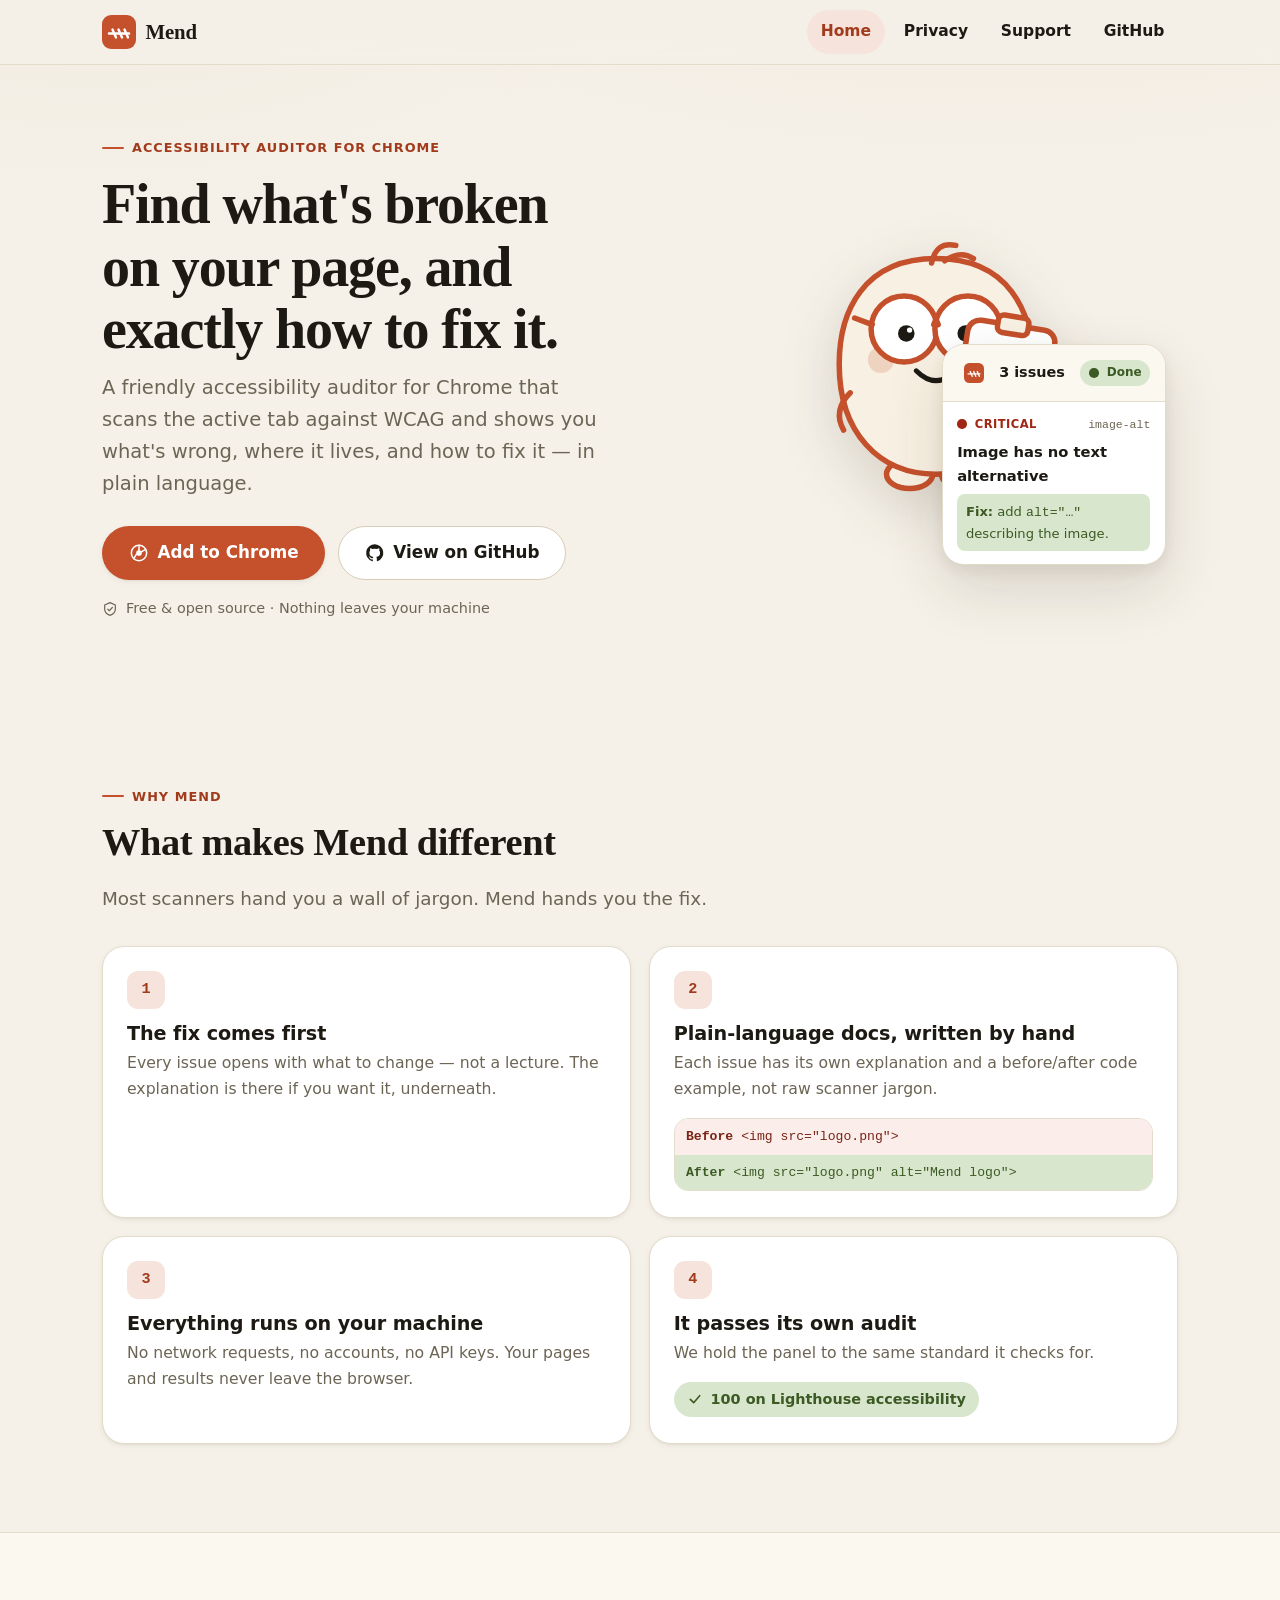
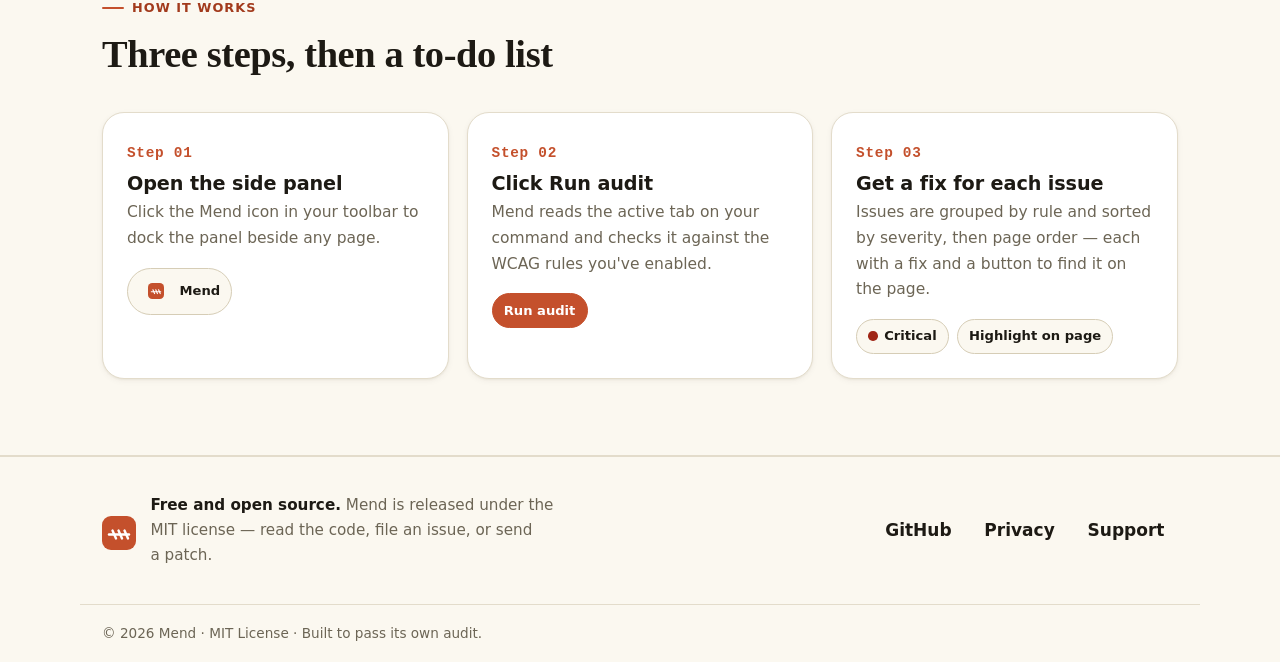
<file: index.html>
<!doctype html>
<html lang="en">
<head>
  <meta charset="utf-8">
  <meta name="viewport" content="width=device-width, initial-scale=1">
  <title>Mend — find what's broken on your page, and how to fix it</title>
  <meta name="description" content="Mend is a free, open-source Chrome extension that audits the page you're viewing against WCAG and shows you what's wrong, where it lives, and how to fix it — all on your machine.">
  <meta name="color-scheme" content="light">
  <link rel="icon" href="favicon.svg" type="image/svg+xml">
  <link rel="stylesheet" href="styles.css">
</head>
<body>
  <a class="skip-link" href="#main">Skip to main content</a>

  <header class="site-header">
    <div class="wrap site-header__inner">
      <a class="brand" href="index.html" aria-label="Mend — home">
        <span class="brand__mark" aria-hidden="true">
          <svg width="34" height="34" viewBox="0 0 34 34" fill="none">
            <rect width="34" height="34" rx="9" fill="#c4502c"/>
            <path d="M7 18.5 H27" stroke="#fff" stroke-width="2.4" stroke-linecap="round"/>
            <g stroke="#fff" stroke-width="2.4" stroke-linecap="round">
              <path d="M10.5 14.5 l3.5 8"/>
              <path d="M16.5 14.5 l3.5 8"/>
              <path d="M22.5 14.5 l3.5 8"/>
            </g>
          </svg>
        </span>
        <span>Mend</span>
      </a>
      <nav class="site-nav" aria-label="Primary">
        <a href="index.html" aria-current="page">Home</a>
        <a href="privacy.html">Privacy</a>
        <a href="support.html">Support</a>
        <a href="https://github.com/jpreecedev/mend-a11y">GitHub</a>
      </nav>
    </div>
  </header>

  <main id="main">

    <!-- HERO -->
    <section class="hero" aria-labelledby="hero-h">
      <div class="wrap hero__grid">
        <div class="hero__copy">
          <p class="eyebrow">Accessibility auditor for Chrome</p>
          <h1 id="hero-h">Find what's broken on your page, and exactly how to fix it.</h1>
          <p class="hero__sub">A friendly accessibility auditor for Chrome that scans the active tab against WCAG and shows you what's wrong, where it lives, and how to fix it — in plain language.</p>
          <div class="hero__cta">
            <a class="btn btn--primary btn--lg" href="https://chromewebstore.google.com/detail/mend-accessibility-audit/iihcbcolbnbbccohpcendeneofimpcmo">
              <svg width="20" height="20" viewBox="0 0 24 24" fill="none" aria-hidden="true">
                <circle cx="12" cy="12" r="9.2" stroke="#fff" stroke-width="1.8"/>
                <circle cx="12" cy="12" r="3.4" fill="#fff"/>
                <path d="M12 2.8 v6.2 M20 7.6 l-5.2 3 M5.6 19 l3.4-5.6" stroke="#fff" stroke-width="1.8" stroke-linecap="round"/>
              </svg>
              Add to Chrome
            </a>
            <a class="btn btn--ghost btn--lg" href="https://github.com/jpreecedev/mend-a11y">
              <svg width="20" height="20" viewBox="0 0 24 24" fill="currentColor" aria-hidden="true">
                <path d="M12 1.5A10.5 10.5 0 0 0 8.7 22c.5.1.7-.2.7-.5v-1.8c-2.9.6-3.5-1.4-3.5-1.4-.5-1.2-1.1-1.5-1.1-1.5-.9-.6.1-.6.1-.6 1 .1 1.5 1 1.5 1 .9 1.6 2.4 1.1 3 .9.1-.7.4-1.1.6-1.4-2.3-.3-4.7-1.1-4.7-5a4 4 0 0 1 1-2.7c-.1-.3-.5-1.4.1-2.8 0 0 .9-.3 2.8 1a9.6 9.6 0 0 1 5 0c1.9-1.3 2.8-1 2.8-1 .6 1.4.2 2.5.1 2.8a4 4 0 0 1 1 2.7c0 3.9-2.3 4.7-4.6 5 .4.3.7.9.7 1.9v2.8c0 .3.2.6.7.5A10.5 10.5 0 0 0 12 1.5Z"/>
              </svg>
              View on GitHub
            </a>
          </div>
          <p class="hero__note">
            <svg width="16" height="16" viewBox="0 0 24 24" fill="none" aria-hidden="true">
              <path d="M12 2.5 4 6v6c0 5 3.4 8 8 9.5 4.6-1.5 8-4.5 8-9.5V6l-8-3.5Z" stroke="#6c6555" stroke-width="1.8" stroke-linejoin="round"/>
              <path d="M8.6 12.2 11 14.6 15.6 9.6" stroke="#6c6555" stroke-width="1.8" stroke-linecap="round" stroke-linejoin="round"/>
            </svg>
            Free &amp; open source · Nothing leaves your machine
          </p>
        </div>

        <div class="hero__art">
          <div class="hero__art-inner">
            <svg class="pip hero__pip" viewBox="0 0 260 280" role="img" aria-labelledby="pipT pipD">
              <title id="pipT">Pip, the Mend inspector</title>
              <desc id="pipD">A small round character with big round glasses, holding a clipboard with a checklist.</desc>
              <g fill="#f8f1e3" stroke="#c4502c" stroke-width="5" stroke-linejoin="round">
                <ellipse cx="106" cy="252" rx="21" ry="13"/>
                <ellipse cx="156" cy="252" rx="21" ry="13"/>
              </g>
              <path d="M130 56 C 196 56 218 104 218 152 C 218 214 182 252 130 252 C 78 252 42 214 42 152 C 42 104 64 56 130 56 Z" fill="#f8f1e3" stroke="#c4502c" stroke-width="5" stroke-linejoin="round"/>
              <g fill="none" stroke="#c4502c" stroke-width="5" stroke-linecap="round">
                <path d="M126 60 q 4 -20 22 -16"/>
                <path d="M138 58 q 14 -10 26 -2"/>
              </g>
              <g fill="#c4502c" opacity=".18">
                <circle cx="80" cy="148" r="12"/>
                <circle cx="180" cy="148" r="12"/>
              </g>
              <g fill="#ffffff" stroke="#c4502c" stroke-width="5" stroke-linecap="round" stroke-linejoin="round">
                <circle cx="101" cy="120" r="30"/>
                <circle cx="159" cy="120" r="30"/>
              </g>
              <g fill="none" stroke="#c4502c" stroke-width="5" stroke-linecap="round">
                <path d="M128 116 q 2 -7 4 0"/>
                <path d="M72 116 L 56 110"/>
                <path d="M188 116 L 204 110"/>
              </g>
              <g fill="#1d1a14">
                <circle cx="103" cy="124" r="7.5"/>
                <circle cx="157" cy="124" r="7.5"/>
              </g>
              <g fill="#ffffff">
                <circle cx="106" cy="121" r="2.4"/>
                <circle cx="160" cy="121" r="2.4"/>
              </g>
              <path d="M112 158 q 18 18 36 0" fill="none" stroke="#1d1a14" stroke-width="4.5" stroke-linecap="round"/>
              <path d="M52 178 q -16 16 -6 34" fill="none" stroke="#c4502c" stroke-width="5" stroke-linecap="round"/>
              <g transform="rotate(9 192 168)">
                <rect x="152" y="116" width="80" height="104" rx="11" fill="#ffffff" stroke="#c4502c" stroke-width="5"/>
                <rect x="178" y="108" width="28" height="16" rx="5" fill="#f8f1e3" stroke="#c4502c" stroke-width="5"/>
                <g stroke-linecap="round" stroke-linejoin="round" fill="none">
                  <path d="M163 146 l 6 6 l 11 -13" stroke="#c4502c" stroke-width="4"/>
                  <path d="M163 172 l 6 6 l 11 -13" stroke="#c4502c" stroke-width="4"/>
                  <path d="M163 198 l 6 6 l 11 -13" stroke="#c4502c" stroke-width="4"/>
                </g>
                <g stroke="#d6cdb6" stroke-width="5" stroke-linecap="round">
                  <path d="M188 148 L 218 148"/>
                  <path d="M188 174 L 218 174"/>
                  <path d="M188 200 L 214 200"/>
                </g>
              </g>
            </svg>

            <div class="panel-mock panel-mock--float" role="img" aria-label="Example of the Mend side panel: a critical image-alt issue, showing the fix first.">
              <div class="panel-mock__bar">
                <span class="brand__mark" aria-hidden="true">
                  <svg width="20" height="20" viewBox="0 0 34 34" fill="none">
                    <rect width="34" height="34" rx="9" fill="#c4502c"/>
                    <path d="M7 18.5 H27" stroke="#fff" stroke-width="2.4" stroke-linecap="round"/>
                    <g stroke="#fff" stroke-width="2.4" stroke-linecap="round"><path d="M10.5 14.5 l3.5 8"/><path d="M16.5 14.5 l3.5 8"/><path d="M22.5 14.5 l3.5 8"/></g>
                  </svg>
                </span>
                <span>3 issues</span>
                <span class="pass-pill"><span class="dot" style="background:#3c5a23"></span>Done</span>
              </div>
              <div class="panel-issue">
                <div class="panel-issue__top">
                  <span class="dot dot--critical" aria-hidden="true"></span>
                  <span class="panel-issue__sev panel-issue__sev--critical">Critical</span>
                  <span class="panel-issue__rule">image-alt</span>
                </div>
                <p class="panel-issue__title">Image has no text alternative</p>
                <p class="panel-issue__fix"><b>Fix:</b> add <code>alt="…"</code> describing the image.</p>
              </div>
            </div>
          </div>
        </div>
      </div>
    </section>

    <!-- DIFFERENTIATORS -->
    <section class="section" aria-labelledby="diff-h">
      <div class="wrap">
        <p class="eyebrow">Why Mend</p>
        <h2 id="diff-h">What makes Mend different</h2>
        <p class="lede">Most scanners hand you a wall of jargon. Mend hands you the fix.</p>

        <div class="feature-grid" style="margin-top:2rem">
          <div class="feature">
            <span class="feature__num" aria-hidden="true">1</span>
            <h3>The fix comes first</h3>
            <p>Every issue opens with what to change — not a lecture. The explanation is there if you want it, underneath.</p>
          </div>
          <div class="feature">
            <span class="feature__num" aria-hidden="true">2</span>
            <h3>Plain-language docs, written by hand</h3>
            <p>Each issue has its own explanation and a before/after code example, not raw scanner jargon.</p>
            <div class="codeflip" aria-hidden="true">
              <div class="codeflip__row codeflip__row--before"><span class="codeflip__tag">Before</span><span>&lt;img src="logo.png"&gt;</span></div>
              <div class="codeflip__row codeflip__row--after"><span class="codeflip__tag">After</span><span>&lt;img src="logo.png" alt="Mend logo"&gt;</span></div>
            </div>
          </div>
          <div class="feature">
            <span class="feature__num" aria-hidden="true">3</span>
            <h3>Everything runs on your machine</h3>
            <p>No network requests, no accounts, no API keys. Your pages and results never leave the browser.</p>
          </div>
          <div class="feature">
            <span class="feature__num" aria-hidden="true">4</span>
            <h3>It passes its own audit</h3>
            <p>We hold the panel to the same standard it checks for.</p>
            <div class="feature__extra">
              <span class="pass-pill">
                <svg width="16" height="16" viewBox="0 0 24 24" fill="none" aria-hidden="true">
                  <path d="M5 12.5 10 17.5 19 7" stroke="#3c5a23" stroke-width="2.4" stroke-linecap="round" stroke-linejoin="round"/>
                </svg>
                100 on Lighthouse accessibility
              </span>
            </div>
          </div>
        </div>
      </div>
    </section>

    <!-- HOW IT WORKS -->
    <section class="section section--tight" aria-labelledby="how-h" style="background:var(--surface);border-block:1px solid var(--border)">
      <div class="wrap">
        <p class="eyebrow">How it works</p>
        <h2 id="how-h">Three steps, then a to-do list</h2>

        <ol class="steps" style="margin-top:2rem;list-style:none;padding:0">
          <li class="step">
            <span class="step__n">Step 01</span>
            <h3>Open the side panel</h3>
            <p>Click the Mend icon in your toolbar to dock the panel beside any page.</p>
            <div class="step__demo">
              <span class="mini-btn" aria-hidden="true">
                <span class="brand__mark"><svg width="16" height="16" viewBox="0 0 34 34"><rect width="34" height="34" rx="9" fill="#c4502c"/><path d="M7 18.5 H27" stroke="#fff" stroke-width="2.4" stroke-linecap="round"/><g stroke="#fff" stroke-width="2.4" stroke-linecap="round"><path d="M10.5 14.5 l3.5 8"/><path d="M16.5 14.5 l3.5 8"/><path d="M22.5 14.5 l3.5 8"/></g></svg></span>
                Mend
              </span>
            </div>
          </li>
          <li class="step">
            <span class="step__n">Step 02</span>
            <h3>Click Run audit</h3>
            <p>Mend reads the active tab on your command and checks it against the WCAG rules you've enabled.</p>
            <div class="step__demo">
              <span class="mini-btn mini-btn--accent" aria-hidden="true">Run audit</span>
            </div>
          </li>
          <li class="step">
            <span class="step__n">Step 03</span>
            <h3>Get a fix for each issue</h3>
            <p>Issues are grouped by rule and sorted by severity, then page order — each with a fix and a button to find it on the page.</p>
            <div class="step__demo">
              <span class="mini-btn" aria-hidden="true"><span class="dot dot--critical"></span>Critical</span>
              <span class="mini-btn" aria-hidden="true">Highlight on page</span>
            </div>
          </li>
        </ol>
      </div>
    </section>

  </main>

  <footer class="site-footer">
    <div class="wrap site-footer__band">
      <div class="site-footer__lead">
        <span class="brand__mark" aria-hidden="true">
          <svg width="40" height="40" viewBox="0 0 34 34" fill="none">
            <rect width="34" height="34" rx="9" fill="#c4502c"/>
            <path d="M7 18.5 H27" stroke="#fff" stroke-width="2.4" stroke-linecap="round"/>
            <g stroke="#fff" stroke-width="2.4" stroke-linecap="round"><path d="M10.5 14.5 l3.5 8"/><path d="M16.5 14.5 l3.5 8"/><path d="M22.5 14.5 l3.5 8"/></g>
          </svg>
        </span>
        <p><strong>Free and open source.</strong> Mend is released under the MIT license — read the code, file an issue, or send a patch.</p>
      </div>
      <nav class="footer-links" aria-label="Footer">
        <a href="https://github.com/jpreecedev/mend-a11y">GitHub</a>
        <a href="privacy.html">Privacy</a>
        <a href="support.html">Support</a>
      </nav>
    </div>
    <div class="wrap site-footer__fine">
      <p style="margin:0">© <span>2026</span> Mend · MIT License · Built to pass its own audit.</p>
    </div>
  </footer>

</body>
</html>
</file>
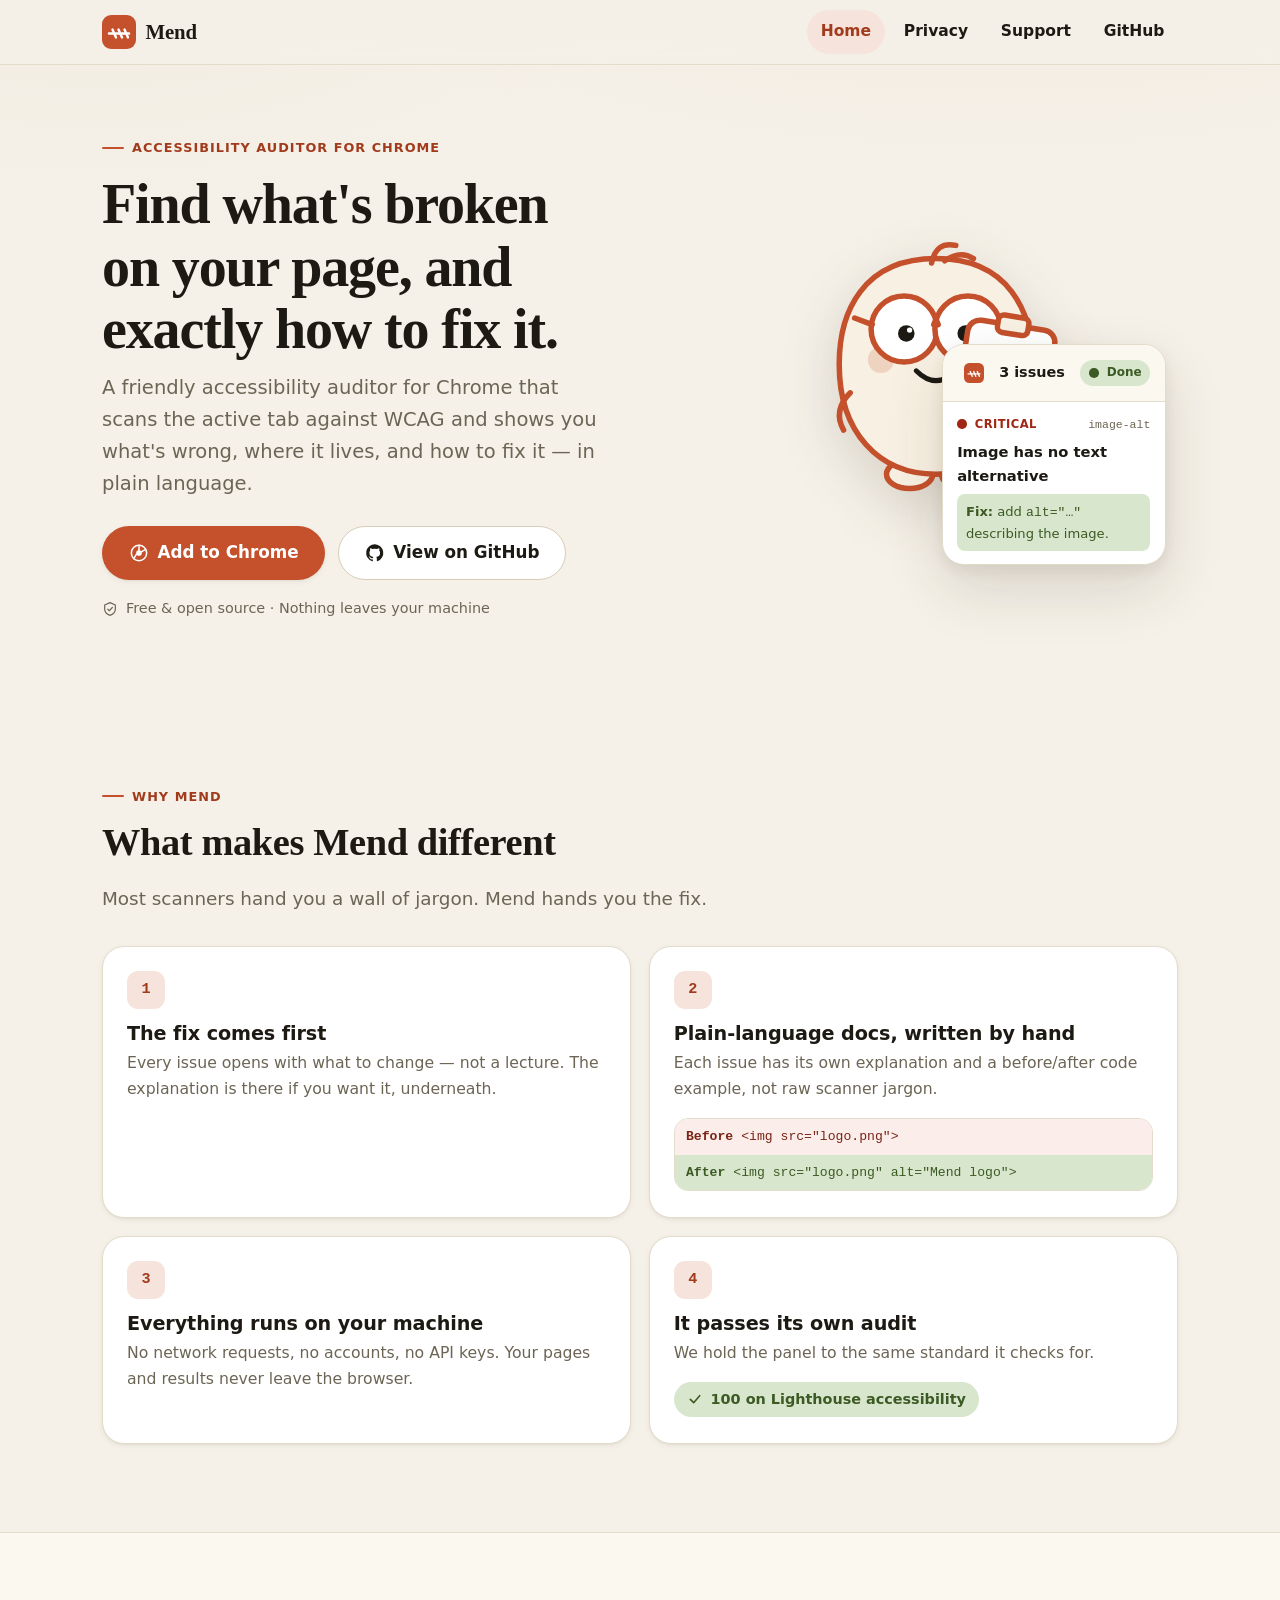
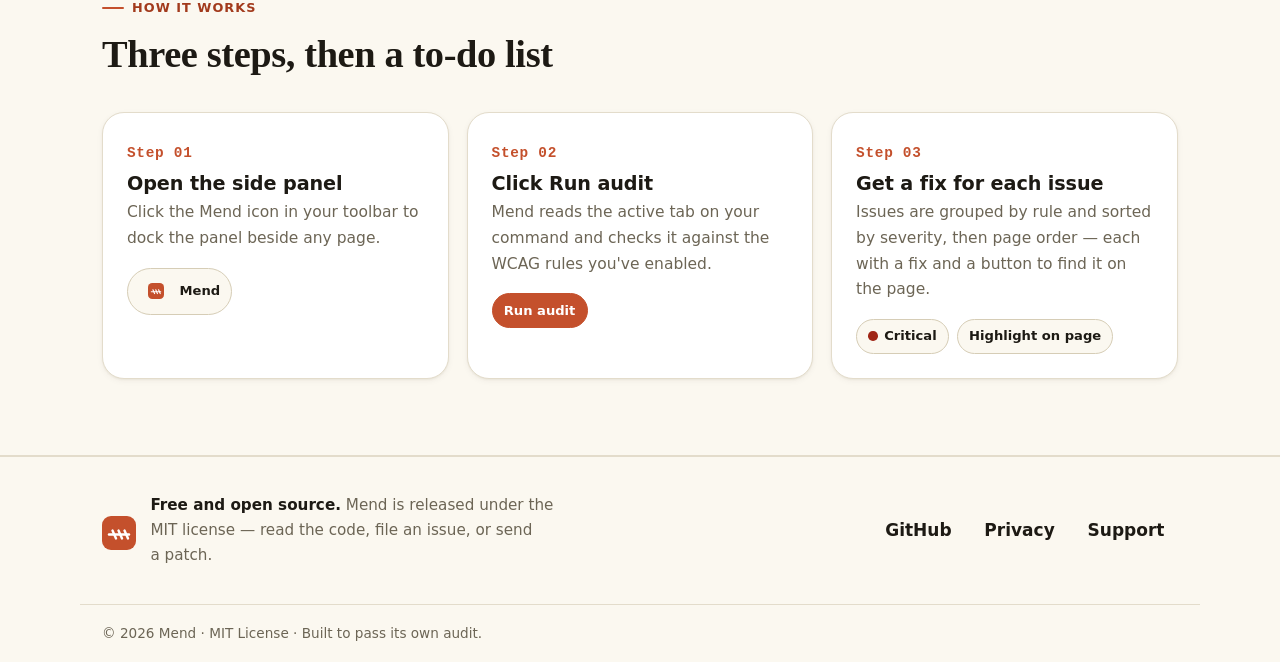
<file: index-print.html>
<!doctype html>
<html lang="en">
<head>
  <meta charset="utf-8">
  <meta name="viewport" content="width=device-width, initial-scale=1">
  <title>Mend — find what's broken on your page, and how to fix it</title>
  <meta name="description" content="Mend is a free, open-source Chrome extension that audits the page you're viewing against WCAG and shows you what's wrong, where it lives, and how to fix it — all on your machine.">
  <meta name="color-scheme" content="light">
  <link rel="icon" href="favicon.svg" type="image/svg+xml">
  <link rel="stylesheet" href="styles.css">
  <style>
    /* ---- Print-optimized layout ---- */
    @page { size: A4 portrait; margin: 14mm; }

    @media print {
      html { scroll-behavior: auto; }
      *, *::before, *::after {
        -webkit-print-color-adjust: exact !important;
        print-color-adjust: exact !important;
        transition: none !important;
        animation: none !important;
      }
      body {
        background: #fbf8f0 !important;
        background-image: none !important;
        font-size: 11pt;
      }
      .skip-link { display: none !important; }

      /* header: static, no sticky/blur, no page-repeat */
      .site-header {
        position: static !important;
        backdrop-filter: none !important;
        background: #fbf8f0 !important;
        break-inside: avoid;
        break-after: avoid;
      }

      /* keep blocks intact across page breaks */
      .hero, .feature, .step, .codeflip,
      .panel-mock, .site-footer__band, .site-footer__fine {
        break-inside: avoid;
      }
      h1, h2, h3 { break-after: avoid; }
      section[aria-labelledby="how-h"] { break-before: page; }

      /* let the audit card sit in flow rather than overlap Pip on the page */
      .hero__art-inner { min-height: 0; }
      .hero__pip { width: 220px; }
      .panel-mock--float {
        position: static !important;
        width: 100%;
        max-width: 280px;
        margin: -0.5rem auto 0;
      }

      .site-footer { background: #fbf8f0 !important; }
      a { color: var(--accent-text) !important; }
    }
  </style>
</head>
<body>
  <a class="skip-link" href="#main">Skip to main content</a>

  <header class="site-header">
    <div class="wrap site-header__inner">
      <a class="brand" href="index.html" aria-label="Mend — home">
        <span class="brand__mark" aria-hidden="true">
          <svg width="34" height="34" viewBox="0 0 34 34" fill="none">
            <rect width="34" height="34" rx="9" fill="#c4502c"/>
            <path d="M7 18.5 H27" stroke="#fff" stroke-width="2.4" stroke-linecap="round"/>
            <g stroke="#fff" stroke-width="2.4" stroke-linecap="round">
              <path d="M10.5 14.5 l3.5 8"/>
              <path d="M16.5 14.5 l3.5 8"/>
              <path d="M22.5 14.5 l3.5 8"/>
            </g>
          </svg>
        </span>
        <span>Mend</span>
      </a>
      <nav class="site-nav" aria-label="Primary">
        <a href="index.html" aria-current="page">Home</a>
        <a href="privacy.html">Privacy</a>
        <a href="support.html">Support</a>
        <a href="https://github.com/jpreecedev/mend-a11y">GitHub</a>
      </nav>
    </div>
  </header>

  <main id="main">

    <!-- HERO -->
    <section class="hero" aria-labelledby="hero-h">
      <div class="wrap hero__grid">
        <div class="hero__copy">
          <p class="eyebrow">Accessibility auditor for Chrome</p>
          <h1 id="hero-h">Find what's broken on your page, and exactly how to fix it.</h1>
          <p class="hero__sub">A friendly accessibility auditor for Chrome that scans the active tab against WCAG and shows you what's wrong, where it lives, and how to fix it — in plain language.</p>
          <div class="hero__cta">
            <a class="btn btn--primary btn--lg" href="https://chromewebstore.google.com/detail/mend-accessibility-audit/iihcbcolbnbbccohpcendeneofimpcmo">
              <svg width="20" height="20" viewBox="0 0 24 24" fill="none" aria-hidden="true">
                <circle cx="12" cy="12" r="9.2" stroke="#fff" stroke-width="1.8"/>
                <circle cx="12" cy="12" r="3.4" fill="#fff"/>
                <path d="M12 2.8 v6.2 M20 7.6 l-5.2 3 M5.6 19 l3.4-5.6" stroke="#fff" stroke-width="1.8" stroke-linecap="round"/>
              </svg>
              Add to Chrome
            </a>
            <a class="btn btn--ghost btn--lg" href="https://github.com/jpreecedev/mend-a11y">
              <svg width="20" height="20" viewBox="0 0 24 24" fill="currentColor" aria-hidden="true">
                <path d="M12 1.5A10.5 10.5 0 0 0 8.7 22c.5.1.7-.2.7-.5v-1.8c-2.9.6-3.5-1.4-3.5-1.4-.5-1.2-1.1-1.5-1.1-1.5-.9-.6.1-.6.1-.6 1 .1 1.5 1 1.5 1 .9 1.6 2.4 1.1 3 .9.1-.7.4-1.1.6-1.4-2.3-.3-4.7-1.1-4.7-5a4 4 0 0 1 1-2.7c-.1-.3-.5-1.4.1-2.8 0 0 .9-.3 2.8 1a9.6 9.6 0 0 1 5 0c1.9-1.3 2.8-1 2.8-1 .6 1.4.2 2.5.1 2.8a4 4 0 0 1 1 2.7c0 3.9-2.3 4.7-4.6 5 .4.3.7.9.7 1.9v2.8c0 .3.2.6.7.5A10.5 10.5 0 0 0 12 1.5Z"/>
              </svg>
              View on GitHub
            </a>
          </div>
          <p class="hero__note">
            <svg width="16" height="16" viewBox="0 0 24 24" fill="none" aria-hidden="true">
              <path d="M12 2.5 4 6v6c0 5 3.4 8 8 9.5 4.6-1.5 8-4.5 8-9.5V6l-8-3.5Z" stroke="#6c6555" stroke-width="1.8" stroke-linejoin="round"/>
              <path d="M8.6 12.2 11 14.6 15.6 9.6" stroke="#6c6555" stroke-width="1.8" stroke-linecap="round" stroke-linejoin="round"/>
            </svg>
            Free &amp; open source · Nothing leaves your machine
          </p>
        </div>

        <div class="hero__art">
          <div class="hero__art-inner">
            <svg class="pip hero__pip" viewBox="0 0 260 280" role="img" aria-labelledby="pipT pipD">
              <title id="pipT">Pip, the Mend inspector</title>
              <desc id="pipD">A small round character with big round glasses, holding a clipboard with a checklist.</desc>
              <g fill="#f8f1e3" stroke="#c4502c" stroke-width="5" stroke-linejoin="round">
                <ellipse cx="106" cy="252" rx="21" ry="13"/>
                <ellipse cx="156" cy="252" rx="21" ry="13"/>
              </g>
              <path d="M130 56 C 196 56 218 104 218 152 C 218 214 182 252 130 252 C 78 252 42 214 42 152 C 42 104 64 56 130 56 Z" fill="#f8f1e3" stroke="#c4502c" stroke-width="5" stroke-linejoin="round"/>
              <g fill="none" stroke="#c4502c" stroke-width="5" stroke-linecap="round">
                <path d="M126 60 q 4 -20 22 -16"/>
                <path d="M138 58 q 14 -10 26 -2"/>
              </g>
              <g fill="#c4502c" opacity=".18">
                <circle cx="80" cy="148" r="12"/>
                <circle cx="180" cy="148" r="12"/>
              </g>
              <g fill="#ffffff" stroke="#c4502c" stroke-width="5" stroke-linecap="round" stroke-linejoin="round">
                <circle cx="101" cy="120" r="30"/>
                <circle cx="159" cy="120" r="30"/>
              </g>
              <g fill="none" stroke="#c4502c" stroke-width="5" stroke-linecap="round">
                <path d="M128 116 q 2 -7 4 0"/>
                <path d="M72 116 L 56 110"/>
                <path d="M188 116 L 204 110"/>
              </g>
              <g fill="#1d1a14">
                <circle cx="103" cy="124" r="7.5"/>
                <circle cx="157" cy="124" r="7.5"/>
              </g>
              <g fill="#ffffff">
                <circle cx="106" cy="121" r="2.4"/>
                <circle cx="160" cy="121" r="2.4"/>
              </g>
              <path d="M112 158 q 18 18 36 0" fill="none" stroke="#1d1a14" stroke-width="4.5" stroke-linecap="round"/>
              <path d="M52 178 q -16 16 -6 34" fill="none" stroke="#c4502c" stroke-width="5" stroke-linecap="round"/>
              <g transform="rotate(9 192 168)">
                <rect x="152" y="116" width="80" height="104" rx="11" fill="#ffffff" stroke="#c4502c" stroke-width="5"/>
                <rect x="178" y="108" width="28" height="16" rx="5" fill="#f8f1e3" stroke="#c4502c" stroke-width="5"/>
                <g stroke-linecap="round" stroke-linejoin="round" fill="none">
                  <path d="M163 146 l 6 6 l 11 -13" stroke="#c4502c" stroke-width="4"/>
                  <path d="M163 172 l 6 6 l 11 -13" stroke="#c4502c" stroke-width="4"/>
                  <path d="M163 198 l 6 6 l 11 -13" stroke="#c4502c" stroke-width="4"/>
                </g>
                <g stroke="#d6cdb6" stroke-width="5" stroke-linecap="round">
                  <path d="M188 148 L 218 148"/>
                  <path d="M188 174 L 218 174"/>
                  <path d="M188 200 L 214 200"/>
                </g>
              </g>
            </svg>

            <div class="panel-mock panel-mock--float" role="img" aria-label="Example of the Mend side panel: a critical image-alt issue, showing the fix first.">
              <div class="panel-mock__bar">
                <span class="brand__mark" aria-hidden="true">
                  <svg width="20" height="20" viewBox="0 0 34 34" fill="none">
                    <rect width="34" height="34" rx="9" fill="#c4502c"/>
                    <path d="M7 18.5 H27" stroke="#fff" stroke-width="2.4" stroke-linecap="round"/>
                    <g stroke="#fff" stroke-width="2.4" stroke-linecap="round"><path d="M10.5 14.5 l3.5 8"/><path d="M16.5 14.5 l3.5 8"/><path d="M22.5 14.5 l3.5 8"/></g>
                  </svg>
                </span>
                <span>3 issues</span>
                <span class="pass-pill"><span class="dot" style="background:#3c5a23"></span>Done</span>
              </div>
              <div class="panel-issue">
                <div class="panel-issue__top">
                  <span class="dot dot--critical" aria-hidden="true"></span>
                  <span class="panel-issue__sev panel-issue__sev--critical">Critical</span>
                  <span class="panel-issue__rule">image-alt</span>
                </div>
                <p class="panel-issue__title">Image has no text alternative</p>
                <p class="panel-issue__fix"><b>Fix:</b> add <code>alt="…"</code> describing the image.</p>
              </div>
            </div>
          </div>
        </div>
      </div>
    </section>

    <!-- DIFFERENTIATORS -->
    <section class="section" aria-labelledby="diff-h">
      <div class="wrap">
        <p class="eyebrow">Why Mend</p>
        <h2 id="diff-h">What makes Mend different</h2>
        <p class="lede">Most scanners hand you a wall of jargon. Mend hands you the fix.</p>

        <div class="feature-grid" style="margin-top:2rem">
          <div class="feature">
            <span class="feature__num" aria-hidden="true">1</span>
            <h3>The fix comes first</h3>
            <p>Every issue opens with what to change — not a lecture. The explanation is there if you want it, underneath.</p>
          </div>
          <div class="feature">
            <span class="feature__num" aria-hidden="true">2</span>
            <h3>Plain-language docs, written by hand</h3>
            <p>Each issue has its own explanation and a before/after code example, not raw scanner jargon.</p>
            <div class="codeflip" aria-hidden="true">
              <div class="codeflip__row codeflip__row--before"><span class="codeflip__tag">Before</span><span>&lt;img src="logo.png"&gt;</span></div>
              <div class="codeflip__row codeflip__row--after"><span class="codeflip__tag">After</span><span>&lt;img src="logo.png" alt="Mend logo"&gt;</span></div>
            </div>
          </div>
          <div class="feature">
            <span class="feature__num" aria-hidden="true">3</span>
            <h3>Everything runs on your machine</h3>
            <p>No network requests, no accounts, no API keys. Your pages and results never leave the browser.</p>
          </div>
          <div class="feature">
            <span class="feature__num" aria-hidden="true">4</span>
            <h3>It passes its own audit</h3>
            <p>We hold the panel to the same standard it checks for.</p>
            <div class="feature__extra">
              <span class="pass-pill">
                <svg width="16" height="16" viewBox="0 0 24 24" fill="none" aria-hidden="true">
                  <path d="M5 12.5 10 17.5 19 7" stroke="#3c5a23" stroke-width="2.4" stroke-linecap="round" stroke-linejoin="round"/>
                </svg>
                100 on Lighthouse accessibility
              </span>
            </div>
          </div>
        </div>
      </div>
    </section>

    <!-- HOW IT WORKS -->
    <section class="section section--tight" aria-labelledby="how-h" style="background:var(--surface);border-block:1px solid var(--border)">
      <div class="wrap">
        <p class="eyebrow">How it works</p>
        <h2 id="how-h">Three steps, then a to-do list</h2>

        <ol class="steps" style="margin-top:2rem;list-style:none;padding:0">
          <li class="step">
            <span class="step__n">Step 01</span>
            <h3>Open the side panel</h3>
            <p>Click the Mend icon in your toolbar to dock the panel beside any page.</p>
            <div class="step__demo">
              <span class="mini-btn" aria-hidden="true">
                <span class="brand__mark"><svg width="16" height="16" viewBox="0 0 34 34"><rect width="34" height="34" rx="9" fill="#c4502c"/><path d="M7 18.5 H27" stroke="#fff" stroke-width="2.4" stroke-linecap="round"/><g stroke="#fff" stroke-width="2.4" stroke-linecap="round"><path d="M10.5 14.5 l3.5 8"/><path d="M16.5 14.5 l3.5 8"/><path d="M22.5 14.5 l3.5 8"/></g></svg></span>
                Mend
              </span>
            </div>
          </li>
          <li class="step">
            <span class="step__n">Step 02</span>
            <h3>Click Run audit</h3>
            <p>Mend reads the active tab on your command and checks it against the WCAG rules you've enabled.</p>
            <div class="step__demo">
              <span class="mini-btn mini-btn--accent" aria-hidden="true">Run audit</span>
            </div>
          </li>
          <li class="step">
            <span class="step__n">Step 03</span>
            <h3>Get a fix for each issue</h3>
            <p>Issues are grouped by rule and sorted by severity, then page order — each with a fix and a button to find it on the page.</p>
            <div class="step__demo">
              <span class="mini-btn" aria-hidden="true"><span class="dot dot--critical"></span>Critical</span>
              <span class="mini-btn" aria-hidden="true">Highlight on page</span>
            </div>
          </li>
        </ol>
      </div>
    </section>

  </main>

  <footer class="site-footer">
    <div class="wrap site-footer__band">
      <div class="site-footer__lead">
        <span class="brand__mark" aria-hidden="true">
          <svg width="40" height="40" viewBox="0 0 34 34" fill="none">
            <rect width="34" height="34" rx="9" fill="#c4502c"/>
            <path d="M7 18.5 H27" stroke="#fff" stroke-width="2.4" stroke-linecap="round"/>
            <g stroke="#fff" stroke-width="2.4" stroke-linecap="round"><path d="M10.5 14.5 l3.5 8"/><path d="M16.5 14.5 l3.5 8"/><path d="M22.5 14.5 l3.5 8"/></g>
          </svg>
        </span>
        <p><strong>Free and open source.</strong> Mend is released under the MIT license — read the code, file an issue, or send a patch.</p>
      </div>
      <nav class="footer-links" aria-label="Footer">
        <a href="https://github.com/jpreecedev/mend-a11y">GitHub</a>
        <a href="privacy.html">Privacy</a>
        <a href="support.html">Support</a>
      </nav>
    </div>
    <div class="wrap site-footer__fine">
      <p style="margin:0">© <span>2026</span> Mend · MIT License · Built to pass its own audit.</p>
    </div>
  </footer>

  <script>
    (function () {
      function go() { setTimeout(function () { window.print(); }, 500); }
      if (document.fonts && document.fonts.ready) {
        document.fonts.ready.then(function () {
          if (document.readyState === 'complete') go();
          else window.addEventListener('load', go);
        });
      } else {
        window.addEventListener('load', go);
      }
    })();
  </script>

</body>
</html>
</file>
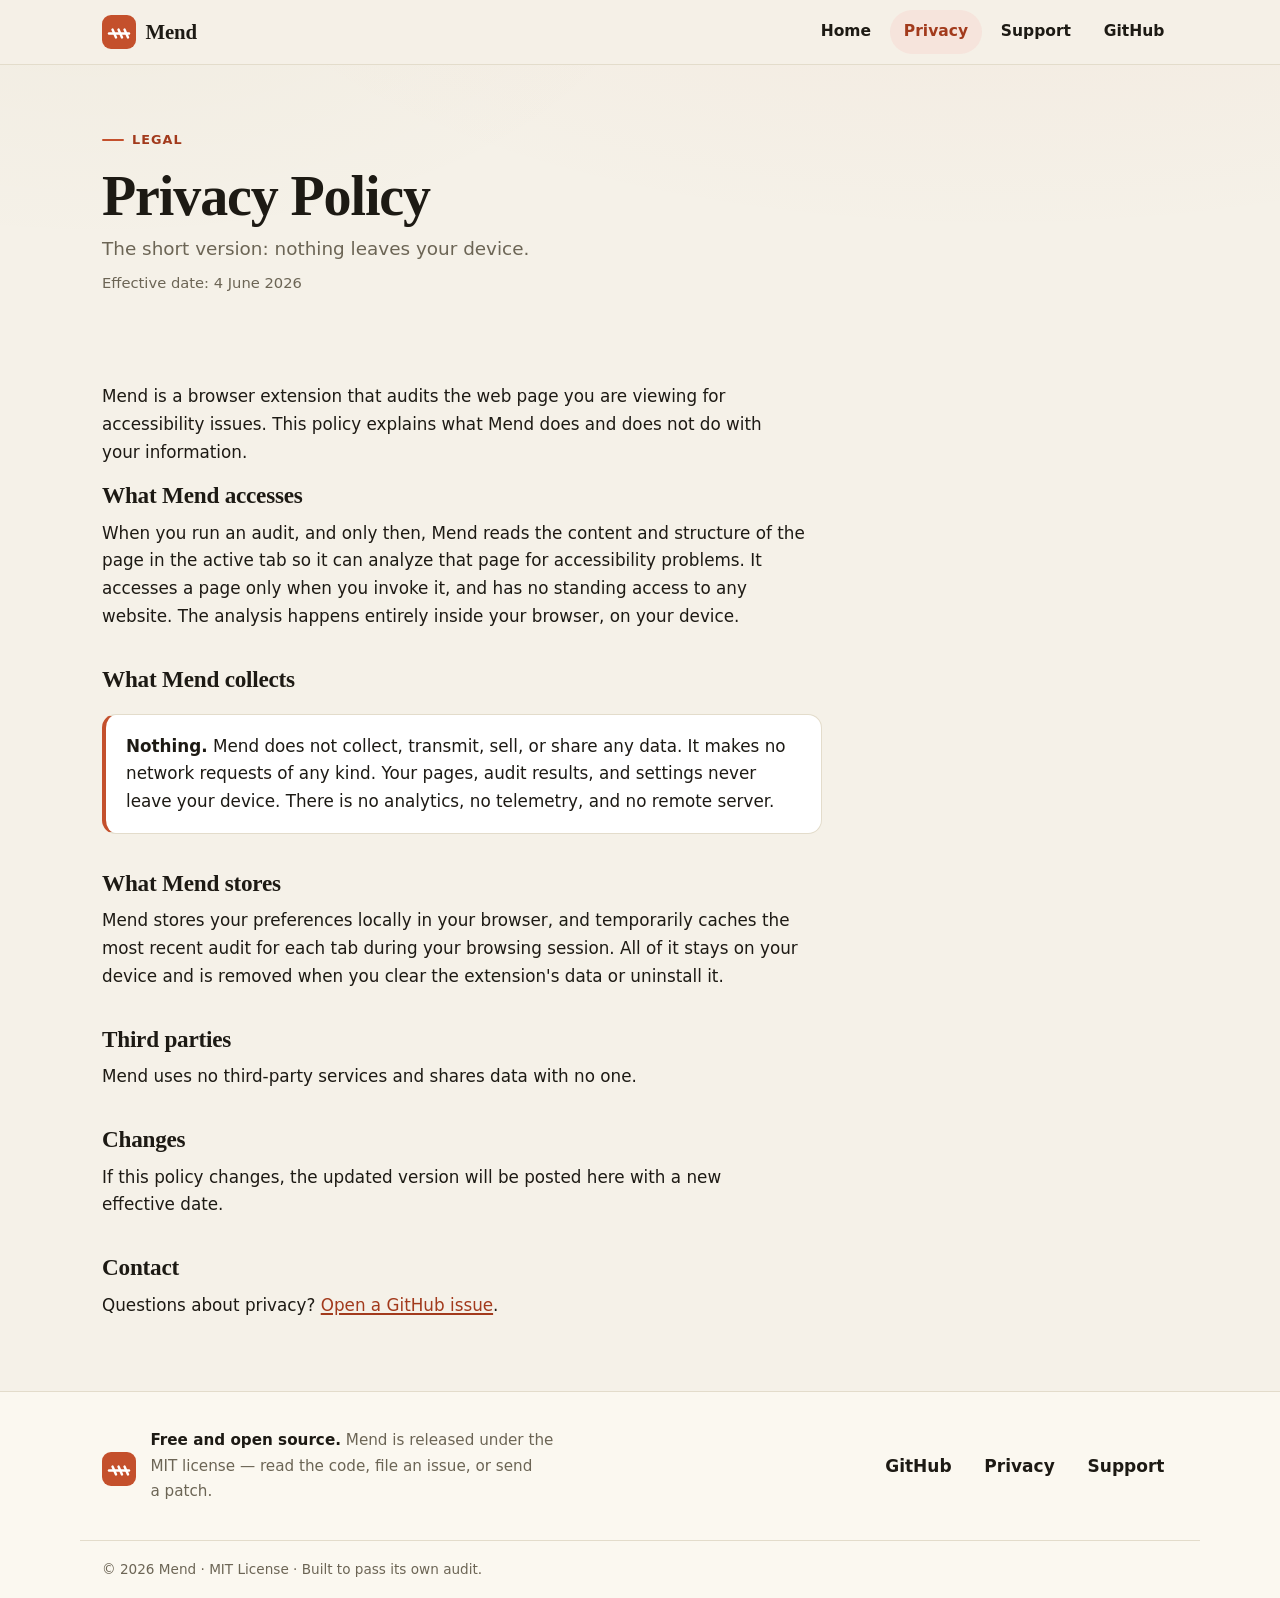
<file: privacy.html>
<!doctype html>
<html lang="en">
<head>
  <meta charset="utf-8">
  <meta name="viewport" content="width=device-width, initial-scale=1">
  <title>Privacy Policy — Mend</title>
  <meta name="description" content="What Mend does and does not do with your information. Short version: nothing leaves your device.">
  <meta name="color-scheme" content="light">
  <link rel="stylesheet" href="styles.css">
</head>
<body>
  <a class="skip-link" href="#main">Skip to main content</a>

  <header class="site-header">
    <div class="wrap site-header__inner">
      <a class="brand" href="index.html" aria-label="Mend — home">
        <span class="brand__mark" aria-hidden="true">
          <svg width="34" height="34" viewBox="0 0 34 34" fill="none">
            <rect width="34" height="34" rx="9" fill="#c4502c"/>
            <path d="M7 18.5 H27" stroke="#fff" stroke-width="2.4" stroke-linecap="round"/>
            <g stroke="#fff" stroke-width="2.4" stroke-linecap="round"><path d="M10.5 14.5 l3.5 8"/><path d="M16.5 14.5 l3.5 8"/><path d="M22.5 14.5 l3.5 8"/></g>
          </svg>
        </span>
        <span>Mend</span>
      </a>
      <nav class="site-nav" aria-label="Primary">
        <a href="index.html">Home</a>
        <a href="privacy.html" aria-current="page">Privacy</a>
        <a href="support.html">Support</a>
        <a href="https://github.com/jpreecedev/mend-a11y">GitHub</a>
      </nav>
    </div>
  </header>

  <main id="main">
    <div class="wrap page-head">
      <p class="eyebrow">Legal</p>
      <h1>Privacy Policy</h1>
      <p class="lede">The short version: nothing leaves your device.</p>
      <p class="page-meta">Effective date: 4 June 2026</p>
    </div>

    <div class="wrap section--tight">
      <div class="prose">
        <p>Mend is a browser extension that audits the web page you are viewing for accessibility issues. This policy explains what Mend does and does not do with your information.</p>

        <h2>What Mend accesses</h2>
        <p>When you run an audit, and only then, Mend reads the content and structure of the page in the active tab so it can analyze that page for accessibility problems. It accesses a page only when you invoke it, and has no standing access to any website. The analysis happens entirely inside your browser, on your device.</p>

        <h2>What Mend collects</h2>
        <div class="callout">
          <p><strong>Nothing.</strong> Mend does not collect, transmit, sell, or share any data. It makes no network requests of any kind. Your pages, audit results, and settings never leave your device. There is no analytics, no telemetry, and no remote server.</p>
        </div>

        <h2>What Mend stores</h2>
        <p>Mend stores your preferences locally in your browser, and temporarily caches the most recent audit for each tab during your browsing session. All of it stays on your device and is removed when you clear the extension's data or uninstall it.</p>

        <h2>Third parties</h2>
        <p>Mend uses no third-party services and shares data with no one.</p>

        <h2>Changes</h2>
        <p>If this policy changes, the updated version will be posted here with a new effective date.</p>

        <h2>Contact</h2>
        <p>Questions about privacy? <a href="https://github.com/jpreecedev/mend-a11y/issues">Open a GitHub issue</a>.</p>
      </div>
    </div>
  </main>

  <footer class="site-footer">
    <div class="wrap site-footer__band">
      <div class="site-footer__lead">
        <span class="brand__mark" aria-hidden="true">
          <svg width="40" height="40" viewBox="0 0 34 34" fill="none">
            <rect width="34" height="34" rx="9" fill="#c4502c"/>
            <path d="M7 18.5 H27" stroke="#fff" stroke-width="2.4" stroke-linecap="round"/>
            <g stroke="#fff" stroke-width="2.4" stroke-linecap="round"><path d="M10.5 14.5 l3.5 8"/><path d="M16.5 14.5 l3.5 8"/><path d="M22.5 14.5 l3.5 8"/></g>
          </svg>
        </span>
        <p><strong>Free and open source.</strong> Mend is released under the MIT license — read the code, file an issue, or send a patch.</p>
      </div>
      <nav class="footer-links" aria-label="Footer">
        <a href="https://github.com/jpreecedev/mend-a11y">GitHub</a>
        <a href="privacy.html">Privacy</a>
        <a href="support.html">Support</a>
      </nav>
    </div>
    <div class="wrap site-footer__fine">
      <p style="margin:0">© 2026 Mend · MIT License · Built to pass its own audit.</p>
    </div>
  </footer>

</body>
</html>
</file>
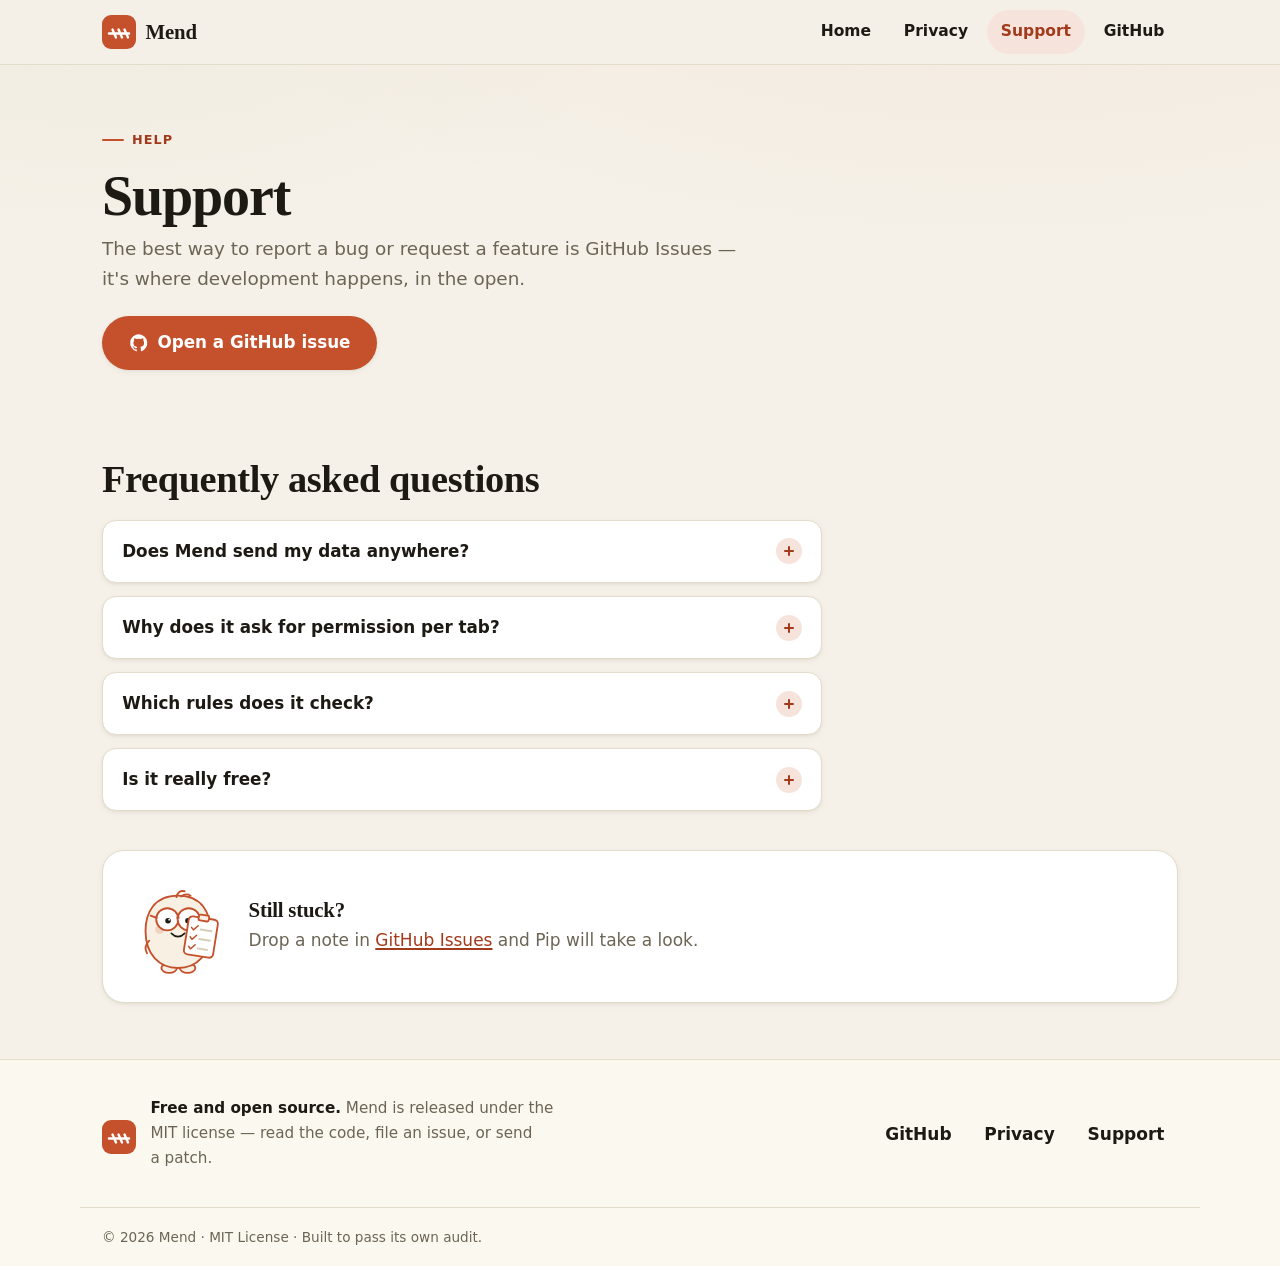
<file: support.html>
<!doctype html>
<html lang="en">
<head>
  <meta charset="utf-8">
  <meta name="viewport" content="width=device-width, initial-scale=1">
  <title>Support — Mend</title>
  <meta name="description" content="Get help with Mend. Report bugs and request features on GitHub Issues, or read the FAQ.">
  <meta name="color-scheme" content="light">
  <link rel="icon" href="favicon.svg" type="image/svg+xml">
  <link rel="stylesheet" href="styles.css">
</head>
<body>
  <a class="skip-link" href="#main">Skip to main content</a>

  <header class="site-header">
    <div class="wrap site-header__inner">
      <a class="brand" href="index.html" aria-label="Mend — home">
        <span class="brand__mark" aria-hidden="true">
          <svg width="34" height="34" viewBox="0 0 34 34" fill="none">
            <rect width="34" height="34" rx="9" fill="#c4502c"/>
            <path d="M7 18.5 H27" stroke="#fff" stroke-width="2.4" stroke-linecap="round"/>
            <g stroke="#fff" stroke-width="2.4" stroke-linecap="round"><path d="M10.5 14.5 l3.5 8"/><path d="M16.5 14.5 l3.5 8"/><path d="M22.5 14.5 l3.5 8"/></g>
          </svg>
        </span>
        <span>Mend</span>
      </a>
      <nav class="site-nav" aria-label="Primary">
        <a href="index.html">Home</a>
        <a href="privacy.html">Privacy</a>
        <a href="support.html" aria-current="page">Support</a>
        <a href="https://github.com/jpreecedev/mend-a11y">GitHub</a>
      </nav>
    </div>
  </header>

  <main id="main">
    <div class="wrap page-head">
      <p class="eyebrow">Help</p>
      <h1>Support</h1>
      <p class="lede">The best way to report a bug or request a feature is GitHub Issues — it's where development happens, in the open.</p>
      <p style="margin-top:1.3rem">
        <a class="btn btn--primary btn--lg" href="https://github.com/jpreecedev/mend-a11y/issues">
          <svg width="20" height="20" viewBox="0 0 24 24" fill="#fff" aria-hidden="true">
            <path d="M12 1.5A10.5 10.5 0 0 0 8.7 22c.5.1.7-.2.7-.5v-1.8c-2.9.6-3.5-1.4-3.5-1.4-.5-1.2-1.1-1.5-1.1-1.5-.9-.6.1-.6.1-.6 1 .1 1.5 1 1.5 1 .9 1.6 2.4 1.1 3 .9.1-.7.4-1.1.6-1.4-2.3-.3-4.7-1.1-4.7-5a4 4 0 0 1 1-2.7c-.1-.3-.5-1.4.1-2.8 0 0 .9-.3 2.8 1a9.6 9.6 0 0 1 5 0c1.9-1.3 2.8-1 2.8-1 .6 1.4.2 2.5.1 2.8a4 4 0 0 1 1 2.7c0 3.9-2.3 4.7-4.6 5 .4.3.7.9.7 1.9v2.8c0 .3.2.6.7.5A10.5 10.5 0 0 0 12 1.5Z"/>
          </svg>
          Open a GitHub issue
        </a>
      </p>
    </div>

    <section class="wrap section--tight" aria-labelledby="faq-h">
      <h2 id="faq-h" style="margin-bottom:1.2rem">Frequently asked questions</h2>
      <div class="faq">
        <details>
          <summary>Does Mend send my data anywhere? <span class="q-icon" aria-hidden="true"></span></summary>
          <div class="faq__body">
            <p>No. Mend runs entirely on your device and makes no network requests. You can confirm this in your browser's network tab while running an audit.</p>
          </div>
        </details>
        <details>
          <summary>Why does it ask for permission per tab? <span class="q-icon" aria-hidden="true"></span></summary>
          <div class="faq__body">
            <p>Mend uses Chrome's activeTab model, so it can read a page only on a tab where you've actively invoked it. If an audit says it needs permission, click the Mend icon in your toolbar on that tab, then run it again.</p>
          </div>
        </details>
        <details>
          <summary>Which rules does it check? <span class="q-icon" aria-hidden="true"></span></summary>
          <div class="faq__body">
            <p>Mend checks against WCAG 2.0, 2.1, and 2.2 at level A, AA, or AAA — configurable in settings.</p>
          </div>
        </details>
        <details>
          <summary>Is it really free? <span class="q-icon" aria-hidden="true"></span></summary>
          <div class="faq__body">
            <p>Yes — free and open source under the MIT license.</p>
          </div>
        </details>
      </div>

      <div class="support-contact">
        <svg class="pip" viewBox="0 0 260 280" role="img" aria-labelledby="pipT2 pipD2">
          <title id="pipT2">Pip, the Mend inspector, waving</title>
          <desc id="pipD2">The round Mend mascot with round glasses and a clipboard, here to help.</desc>
          <g fill="#f8f1e3" stroke="#c4502c" stroke-width="5" stroke-linejoin="round">
            <ellipse cx="106" cy="252" rx="21" ry="13"/>
            <ellipse cx="156" cy="252" rx="21" ry="13"/>
          </g>
          <path d="M130 56 C 196 56 218 104 218 152 C 218 214 182 252 130 252 C 78 252 42 214 42 152 C 42 104 64 56 130 56 Z" fill="#f8f1e3" stroke="#c4502c" stroke-width="5" stroke-linejoin="round"/>
          <g fill="none" stroke="#c4502c" stroke-width="5" stroke-linecap="round">
            <path d="M126 60 q 4 -20 22 -16"/>
            <path d="M138 58 q 14 -10 26 -2"/>
          </g>
          <g fill="#c4502c" opacity=".18">
            <circle cx="80" cy="148" r="12"/>
            <circle cx="180" cy="148" r="12"/>
          </g>
          <g fill="#ffffff" stroke="#c4502c" stroke-width="5" stroke-linecap="round" stroke-linejoin="round">
            <circle cx="101" cy="120" r="30"/>
            <circle cx="159" cy="120" r="30"/>
          </g>
          <g fill="none" stroke="#c4502c" stroke-width="5" stroke-linecap="round">
            <path d="M128 116 q 2 -7 4 0"/>
            <path d="M72 116 L 56 110"/>
            <path d="M188 116 L 204 110"/>
          </g>
          <g fill="#1d1a14">
            <circle cx="103" cy="124" r="7.5"/>
            <circle cx="157" cy="124" r="7.5"/>
          </g>
          <g fill="#ffffff">
            <circle cx="106" cy="121" r="2.4"/>
            <circle cx="160" cy="121" r="2.4"/>
          </g>
          <path d="M112 158 q 18 18 36 0" fill="none" stroke="#1d1a14" stroke-width="4.5" stroke-linecap="round"/>
          <path d="M52 178 q -16 16 -6 34" fill="none" stroke="#c4502c" stroke-width="5" stroke-linecap="round"/>
          <g transform="rotate(9 192 168)">
            <rect x="152" y="116" width="80" height="104" rx="11" fill="#ffffff" stroke="#c4502c" stroke-width="5"/>
            <rect x="178" y="108" width="28" height="16" rx="5" fill="#f8f1e3" stroke="#c4502c" stroke-width="5"/>
            <g stroke-linecap="round" stroke-linejoin="round" fill="none">
              <path d="M163 146 l 6 6 l 11 -13" stroke="#c4502c" stroke-width="4"/>
              <path d="M163 172 l 6 6 l 11 -13" stroke="#c4502c" stroke-width="4"/>
              <path d="M163 198 l 6 6 l 11 -13" stroke="#c4502c" stroke-width="4"/>
            </g>
            <g stroke="#d6cdb6" stroke-width="5" stroke-linecap="round">
              <path d="M188 148 L 218 148"/>
              <path d="M188 174 L 218 174"/>
              <path d="M188 200 L 214 200"/>
            </g>
          </g>
        </svg>
        <div>
          <h2>Still stuck?</h2>
          <p>Drop a note in <a href="https://github.com/jpreecedev/mend-a11y/issues">GitHub Issues</a> and Pip will take a look.</p>
        </div>
      </div>
    </section>
  </main>

  <footer class="site-footer">
    <div class="wrap site-footer__band">
      <div class="site-footer__lead">
        <span class="brand__mark" aria-hidden="true">
          <svg width="40" height="40" viewBox="0 0 34 34" fill="none">
            <rect width="34" height="34" rx="9" fill="#c4502c"/>
            <path d="M7 18.5 H27" stroke="#fff" stroke-width="2.4" stroke-linecap="round"/>
            <g stroke="#fff" stroke-width="2.4" stroke-linecap="round"><path d="M10.5 14.5 l3.5 8"/><path d="M16.5 14.5 l3.5 8"/><path d="M22.5 14.5 l3.5 8"/></g>
          </svg>
        </span>
        <p><strong>Free and open source.</strong> Mend is released under the MIT license — read the code, file an issue, or send a patch.</p>
      </div>
      <nav class="footer-links" aria-label="Footer">
        <a href="https://github.com/jpreecedev/mend-a11y">GitHub</a>
        <a href="privacy.html">Privacy</a>
        <a href="support.html">Support</a>
      </nav>
    </div>
    <div class="wrap site-footer__fine">
      <p style="margin:0">© 2026 Mend · MIT License · Built to pass its own audit.</p>
    </div>
  </footer>

</body>
</html>
</file>
<file: styles.css>
/* ============================================================
   Mend — shared stylesheet
   Aesthetic: "Paper & Rust" — warm, hand-crafted, calm.
   Built to pass its own audit: WCAG 2.1 AA.
   ============================================================ */

/* ---- Design tokens ------------------------------------------------ */
:root {
  /* Surfaces */
  --bg:        #f5f1e8;   /* parchment */
  --surface:   #fbf8f0;   /* page */
  --raised:    #ffffff;   /* raised surface */
  --border:    #e3dccb;
  --border-strong: #d6cdb6;

  /* Ink */
  --text:      #1d1a14;   /* near-black, warm cast */
  --muted:     #6c6555;   /* 5.1:1 on parchment */

  /* Brand */
  --accent:        #c4502c;  /* rust — fills / white-on-rust only */
  --accent-text:   #a23a1c;  /* darker rust — links & inline text (5.9:1) */
  --accent-hover:  #9c3d20;
  --accent-soft:   #f6e4dc;  /* rust tint for chips */

  /* Pass / success */
  --pass-text: #3c5a23;
  --pass-bg:   #d8e6cd;

  /* Severity flourishes */
  --sev-critical: #a02616;
  --sev-serious:  #9c4308;
  --sev-moderate: #735100;
  --sev-minor:    #5a5340;

  /* Type */
  --font-display: "Iowan Old Style", "Palatino Linotype", Palatino, "Book Antiqua", Georgia, serif;
  --font-sans: system-ui, -apple-system, BlinkMacSystemFont, "Segoe UI", Roboto, "Helvetica Neue", Arial, sans-serif;
  --font-mono: ui-monospace, SFMono-Regular, "SF Mono", Menlo, Consolas, "Liberation Mono", monospace;

  /* Radius */
  --r-sm: 8px;
  --r:    14px;
  --r-lg: 22px;
  --r-pill: 999px;

  /* Shadows — warm-tinted */
  --shadow-sm: 0 1px 2px rgba(60, 44, 24, .06), 0 2px 6px rgba(60, 44, 24, .05);
  --shadow:    0 2px 4px rgba(60, 44, 24, .06), 0 10px 28px rgba(60, 44, 24, .10);
  --shadow-lg: 0 6px 14px rgba(60, 44, 24, .08), 0 24px 60px rgba(60, 44, 24, .14);

  /* Layout */
  --maxw: 1120px;
  --maxw-prose: 720px;
}

/* ---- Reset / base ------------------------------------------------- */
*, *::before, *::after { box-sizing: border-box; }

html {
  -webkit-text-size-adjust: 100%;
  scroll-behavior: smooth;
}

body {
  margin: 0;
  background: var(--bg);
  color: var(--text);
  font-family: var(--font-sans);
  font-size: 1.0625rem;            /* 17px */
  line-height: 1.65;
  -webkit-font-smoothing: antialiased;
  text-rendering: optimizeLegibility;
  /* faint paper warmth at the top — purely cosmetic, behind everything */
  background-image:
    radial-gradient(1200px 520px at 78% -8%, rgba(196, 80, 44, .055), transparent 70%),
    radial-gradient(900px 480px at 8% -4%, rgba(115, 81, 0, .035), transparent 65%);
  background-repeat: no-repeat;
}

img, svg { max-width: 100%; }
img { height: auto; }

h1, h2, h3 {
  font-family: var(--font-display);
  font-weight: 600;
  line-height: 1.12;
  letter-spacing: -0.01em;
  color: var(--text);
  margin: 0 0 .5em;
  text-wrap: balance;
}
h1 { font-size: clamp(2.25rem, 5.2vw, 3.5rem); letter-spacing: -0.02em; }
h2 { font-size: clamp(1.7rem, 3.4vw, 2.4rem); }
h3 { font-size: 1.2rem; font-family: var(--font-sans); font-weight: 650; letter-spacing: -0.005em; }

p { margin: 0 0 1rem; text-wrap: pretty; }

a { color: var(--accent-text); text-decoration-thickness: 1.5px; text-underline-offset: 2px; }
a:hover { color: var(--accent-hover); }

ul, ol { margin: 0 0 1rem; padding-left: 1.25rem; }
li { margin: .25rem 0; }

code, kbd, pre { font-family: var(--font-mono); }

/* ---- Accessibility utilities ------------------------------------- */

/* Visible focus on every interactive element */
:where(a, button, summary, input, [tabindex]):focus-visible {
  outline: 3px solid var(--accent);
  outline-offset: 3px;
  border-radius: 4px;
}

/* Skip link */
.skip-link {
  position: absolute;
  left: 12px;
  top: -60px;
  z-index: 100;
  background: var(--text);
  color: var(--surface);
  padding: .65rem 1rem;
  border-radius: var(--r-sm);
  font-weight: 600;
  text-decoration: none;
  transition: top .15s ease;
}
.skip-link:focus { top: 12px; color: var(--surface); }

.visually-hidden {
  position: absolute !important;
  width: 1px; height: 1px;
  padding: 0; margin: -1px;
  overflow: hidden; clip: rect(0 0 0 0);
  white-space: nowrap; border: 0;
}

@media (prefers-reduced-motion: reduce) {
  html { scroll-behavior: auto; }
  *, *::before, *::after {
    animation-duration: .001ms !important;
    animation-iteration-count: 1 !important;
    transition-duration: .001ms !important;
  }
}

/* ---- Layout ------------------------------------------------------- */
.wrap {
  width: 100%;
  max-width: var(--maxw);
  margin-inline: auto;
  padding-inline: 22px;
}

.section { padding-block: clamp(3rem, 7vw, 5.5rem); }
.section--tight { padding-block: clamp(2.25rem, 5vw, 3.5rem); }

.eyebrow {
  display: inline-flex;
  align-items: center;
  gap: .5rem;
  font-family: var(--font-sans);
  font-size: .8rem;
  font-weight: 650;
  letter-spacing: .08em;
  text-transform: uppercase;
  color: var(--accent-text);
  margin: 0 0 .9rem;
}
.eyebrow::before {
  content: "";
  width: 22px; height: 2px;
  background: var(--accent);
  border-radius: 2px;
}

.lede { font-size: 1.15rem; color: var(--muted); max-width: 56ch; }

/* ---- Header / nav ------------------------------------------------- */
.site-header {
  position: sticky;
  top: 0;
  z-index: 50;
  background: color-mix(in srgb, var(--bg) 88%, transparent);
  backdrop-filter: saturate(1.1) blur(8px);
  border-bottom: 1px solid var(--border);
}
.site-header__inner {
  display: flex;
  align-items: center;
  justify-content: space-between;
  gap: 1rem;
  min-height: 64px;
}

.brand {
  display: inline-flex;
  align-items: center;
  gap: .6rem;
  font-family: var(--font-display);
  font-weight: 600;
  font-size: 1.3rem;
  letter-spacing: -0.01em;
  color: var(--text);
  text-decoration: none;
}
.brand:hover { color: var(--text); }
.brand__mark {
  width: 34px; height: 34px;
  flex: none;
  display: grid;
  place-items: center;
}

.site-nav {
  display: flex;
  align-items: center;
  gap: .35rem;
  flex-wrap: nowrap;
}
.site-nav a {
  display: inline-flex;
  align-items: center;
  min-height: 44px;
  padding: 0 .85rem;
  border-radius: var(--r-pill);
  color: var(--text);
  text-decoration: none;
  font-weight: 550;
  font-size: .97rem;
}
.site-nav a:hover { background: color-mix(in srgb, var(--accent) 9%, transparent); color: var(--accent-text); }
.site-nav a[aria-current="page"] {
  color: var(--accent-text);
  background: var(--accent-soft);
}

/* ---- Buttons ------------------------------------------------------ */
.btn {
  display: inline-flex;
  align-items: center;
  justify-content: center;
  gap: .55rem;
  min-height: 48px;
  padding: 0 1.3rem;
  border-radius: var(--r-pill);
  font-family: var(--font-sans);
  font-weight: 650;
  font-size: 1rem;
  text-decoration: none;
  cursor: pointer;
  border: 1.5px solid transparent;
  transition: transform .12s ease, box-shadow .15s ease, background .15s ease, border-color .15s ease;
}
.btn svg { flex: none; }

.btn--primary {
  background: var(--accent);
  color: #fff;
  box-shadow: var(--shadow-sm);
}
.btn--primary:hover { background: var(--accent-hover); color: #fff; transform: translateY(-1px); box-shadow: var(--shadow); }
.btn--primary:active { transform: translateY(0); }

.btn--ghost {
  background: var(--raised);
  color: var(--text);
  border-color: var(--border-strong);
}
.btn--ghost:hover { color: var(--text); border-color: var(--accent); background: var(--surface); transform: translateY(-1px); }

.btn--lg { min-height: 54px; padding: 0 1.6rem; font-size: 1.05rem; }

/* ---- Cards -------------------------------------------------------- */
.card {
  background: var(--raised);
  border: 1px solid var(--border);
  border-radius: var(--r-lg);
  padding: 1.6rem 1.6rem 1.7rem;
  box-shadow: var(--shadow-sm);
}

/* ---- Chips / badges ---------------------------------------------- */
.chip {
  display: inline-flex;
  align-items: center;
  gap: .45rem;
  padding: .3rem .7rem;
  border-radius: var(--r-pill);
  font-size: .82rem;
  font-weight: 600;
  background: var(--surface);
  border: 1px solid var(--border);
  color: var(--muted);
}
.dot { width: .6rem; height: .6rem; border-radius: 50%; flex: none; }
.dot--critical { background: var(--sev-critical); }
.dot--serious  { background: var(--sev-serious); }
.dot--moderate { background: var(--sev-moderate); }
.dot--minor    { background: var(--sev-minor); }

.pass-pill {
  display: inline-flex;
  align-items: center;
  gap: .5rem;
  padding: .35rem .8rem;
  border-radius: var(--r-pill);
  background: var(--pass-bg);
  color: var(--pass-text);
  font-weight: 650;
  font-size: .9rem;
}

/* ---- Footer ------------------------------------------------------- */
.site-footer {
  border-top: 1px solid var(--border);
  background: var(--surface);
}
.site-footer__band {
  display: flex;
  align-items: center;
  justify-content: space-between;
  flex-wrap: wrap;
  gap: 1.25rem;
  padding-block: 2.25rem;
}
.site-footer__lead { display: flex; align-items: center; gap: .9rem; }
.site-footer__lead p { margin: 0; color: var(--muted); font-size: .95rem; max-width: 42ch; }
.site-footer__lead strong { color: var(--text); }
.footer-links { display: flex; flex-wrap: wrap; gap: .35rem; }
.footer-links a {
  display: inline-flex;
  align-items: center;
  min-height: 44px;
  padding: 0 .85rem;
  border-radius: var(--r-pill);
  color: var(--text);
  text-decoration: none;
  font-weight: 550;
}
.footer-links a:hover { background: color-mix(in srgb, var(--accent) 9%, transparent); color: var(--accent-text); }
.site-footer__fine {
  border-top: 1px solid var(--border);
  padding-block: 1.1rem;
  color: var(--muted);
  font-size: .85rem;
}

/* ---- Pip illustration sizing ------------------------------------- */
.pip { display: block; height: auto; }

/* ============================================================
   Home page
   ============================================================ */
.hero { padding-top: clamp(2.5rem, 5vw, 4rem); padding-bottom: clamp(2rem, 5vw, 4rem); }
.hero__grid {
  display: grid;
  grid-template-columns: 1fr;
  gap: clamp(2rem, 5vw, 3.5rem);
  align-items: center;
}
.hero__copy h1 { margin-bottom: .65rem; }
.hero__sub { font-size: 1.18rem; color: var(--muted); max-width: 40ch; margin-bottom: 1.6rem; }
.hero__cta { display: flex; flex-wrap: wrap; gap: .8rem; align-items: center; }
.hero__note { margin: 1.1rem 0 0; font-size: .9rem; color: var(--muted); display: inline-flex; align-items: center; gap: .5rem; }

/* hero art: Pip + floating audit panel */
.hero__art { position: relative; display: grid; place-items: center; }
.hero__art-inner { position: relative; width: min(100%, 440px); min-height: 360px; }
.hero__pip {
  width: min(88%, 286px);
  display: block;
  margin: 0 auto;
  filter: drop-shadow(0 18px 28px rgba(60,44,24,.16));
}

.panel-mock {
  background: var(--raised);
  border: 1px solid var(--border);
  border-radius: var(--r-lg);
  box-shadow: var(--shadow-lg);
  overflow: hidden;
  width: 290px;
}
.panel-mock--float {
  position: absolute;
  right: -10px;
  bottom: -8px;
  width: 224px;
}
.panel-mock__bar {
  display: flex; align-items: center; gap: .5rem;
  padding: .7rem .9rem;
  border-bottom: 1px solid var(--border);
  background: var(--surface);
  font-weight: 650; font-size: .9rem;
}
.panel-mock__bar .pass-pill { margin-left: auto; padding: .2rem .55rem; font-size: .75rem; }
.panel-issue { padding: .8rem .9rem; border-bottom: 1px solid var(--border); }
.panel-issue:last-child { border-bottom: 0; }
.panel-issue__top { display: flex; align-items: center; gap: .5rem; margin-bottom: .4rem; }
.panel-issue__sev { font-size: .72rem; font-weight: 700; letter-spacing: .04em; text-transform: uppercase; }
.panel-issue__sev--critical { color: var(--sev-critical); }
.panel-issue__sev--serious  { color: var(--sev-serious); }
.panel-issue__rule { margin-left: auto; font-family: var(--font-mono); font-size: .72rem; color: var(--muted); }
.panel-issue__title { font-weight: 600; font-size: .92rem; margin: 0 0 .35rem; }
.panel-issue__fix {
  font-size: .82rem; color: var(--pass-text);
  background: var(--pass-bg); border-radius: var(--r-sm);
  padding: .4rem .55rem; margin: 0;
}
.panel-issue__fix b { color: var(--pass-text); }

/* Differentiators */
.feature-grid {
  display: grid;
  grid-template-columns: 1fr;
  gap: 1.1rem;
}
.feature {
  background: var(--raised);
  border: 1px solid var(--border);
  border-radius: var(--r-lg);
  padding: 1.5rem 1.5rem 1.6rem;
  box-shadow: var(--shadow-sm);
}
.feature__num {
  display: inline-grid; place-items: center;
  width: 38px; height: 38px;
  border-radius: 11px;
  background: var(--accent-soft);
  color: var(--accent-text);
  font-family: var(--font-mono);
  font-weight: 700;
  font-size: .95rem;
  margin-bottom: .9rem;
}
.feature h3 { margin-bottom: .35rem; }
.feature p { margin: 0; color: var(--muted); font-size: .98rem; }
.feature__extra { margin-top: 1rem; }

.codeflip {
  margin-top: 1rem;
  border: 1px solid var(--border);
  border-radius: var(--r);
  overflow: hidden;
  font-family: var(--font-mono);
  font-size: .82rem;
  line-height: 1.5;
}
.codeflip__row { display: flex; gap: .5rem; padding: .5rem .7rem; align-items: baseline; }
.codeflip__row--before { background: #fbeeea; color: #7a2417; }
.codeflip__row--after  { background: var(--pass-bg); color: var(--pass-text); }
.codeflip__tag { font-weight: 700; flex: none; }

/* How it works */
.steps {
  display: grid;
  grid-template-columns: 1fr;
  gap: 1.1rem;
  counter-reset: step;
}
.step {
  background: var(--raised);
  border: 1px solid var(--border);
  border-radius: var(--r-lg);
  padding: 1.5rem;
  box-shadow: var(--shadow-sm);
  position: relative;
}
.step__n {
  font-family: var(--font-mono);
  font-weight: 700;
  color: var(--accent);
  font-size: .9rem;
  letter-spacing: .05em;
}
.step h3 { margin: .5rem 0 .35rem; }
.step p { margin: 0; color: var(--muted); font-size: .97rem; }
.step__demo {
  margin-top: 1rem;
  display: flex; align-items: center; gap: .5rem;
  flex-wrap: wrap;
}

.mini-btn {
  display: inline-flex; align-items: center; gap: .4rem;
  padding: .35rem .7rem;
  border-radius: var(--r-pill);
  border: 1px solid var(--border-strong);
  background: var(--surface);
  font-size: .82rem; font-weight: 600; color: var(--text);
}
.mini-btn--accent { background: var(--accent); color: #fff; border-color: var(--accent); }

/* ============================================================
   Prose pages (Privacy / Support)
   ============================================================ */
.page-head { padding-top: clamp(2.5rem, 5vw, 3.5rem); padding-bottom: 1rem; }
.page-head h1 { margin-bottom: .4rem; }
.page-head .lede { margin: 0; }
.page-meta { color: var(--muted); font-size: .92rem; margin-top: .4rem; }

.prose { max-width: var(--maxw-prose); }
.prose h2 { font-size: 1.45rem; margin-top: 2.2rem; }
.prose h2:first-of-type { margin-top: 0; }
.prose p { color: var(--text); }
.prose p, .prose li { font-size: 1.05rem; }
.prose strong { font-weight: 650; }

.callout {
  background: var(--raised);
  border: 1px solid var(--border);
  border-left: 4px solid var(--accent);
  border-radius: var(--r);
  padding: 1.1rem 1.25rem;
  margin: 1.4rem 0;
}
.callout p:last-child { margin-bottom: 0; }

/* FAQ — native <details>, fully keyboard operable */
.faq { max-width: var(--maxw-prose); display: grid; gap: .8rem; }
.faq details {
  background: var(--raised);
  border: 1px solid var(--border);
  border-radius: var(--r);
  box-shadow: var(--shadow-sm);
}
.faq summary {
  list-style: none;
  cursor: pointer;
  padding: 1.05rem 1.2rem;
  font-weight: 650;
  font-size: 1.05rem;
  display: flex;
  align-items: center;
  gap: .75rem;
  border-radius: var(--r);
}
/* Inset ring — parent overflow would clip the global outline-offset */
.faq summary:focus-visible {
  outline: 3px solid var(--accent);
  outline-offset: -3px;
}
.faq summary::-webkit-details-marker { display: none; }
.faq summary .q-icon {
  margin-left: auto;
  flex: none;
  width: 26px; height: 26px;
  position: relative;
  border-radius: 50%;
  background: var(--accent-soft);
  color: var(--accent-text);
  transition: transform .2s ease;
}
.faq summary .q-icon::before,
.faq summary .q-icon::after {
  content: "";
  position: absolute;
  top: 50%; left: 50%;
  translate: -50% -50%;
  background: currentColor;
  border-radius: 1px;
}
.faq summary .q-icon::before { width: 10px; height: 2px; }
.faq summary .q-icon::after  { width: 2px; height: 10px; }
.faq details[open] summary .q-icon { transform: rotate(45deg); }
.faq .faq__body { padding: 0 1.2rem 1.15rem; color: var(--muted); }
.faq .faq__body p { margin: 0; }

.support-contact {
  margin-top: 2.4rem;
  display: flex;
  align-items: center;
  gap: 1.4rem;
  flex-wrap: wrap;
  background: var(--raised);
  border: 1px solid var(--border);
  border-radius: var(--r-lg);
  padding: 1.5rem 1.7rem;
  box-shadow: var(--shadow-sm);
}
.support-contact .pip { width: 96px; flex: none; }
.support-contact h2 { margin: 0 0 .3rem; font-size: 1.3rem; }
.support-contact p { margin: 0; color: var(--muted); }

/* ---- Responsive --------------------------------------------------- */
@media (max-width: 719px) {
  .site-header__inner {
    flex-wrap: wrap;
    min-height: auto;
    padding-block: .65rem;
    row-gap: .5rem;
  }
  .site-nav {
    flex: 1 1 100%;
    justify-content: space-between;
    gap: .25rem;
  }
  .site-nav a {
    flex: 1 1 0;
    justify-content: center;
    padding-inline: .35rem;
    font-size: .84rem;
    min-height: 40px;
    white-space: nowrap;
  }

  .hero__art-inner { min-height: 0; width: 100%; max-width: 360px; }
  .hero__pip { width: 200px; margin: 0 auto; }
  .panel-mock--float { position: static; width: 100%; max-width: 320px; margin: -1rem auto 0; }
}
@media (min-width: 720px) {
  .feature-grid { grid-template-columns: 1fr 1fr; }
  .steps { grid-template-columns: repeat(3, 1fr); }
}
@media (min-width: 900px) {
  .hero__grid { grid-template-columns: 1.05fr .95fr; }
  .hero__sub { font-size: 1.22rem; }
}
</file>
